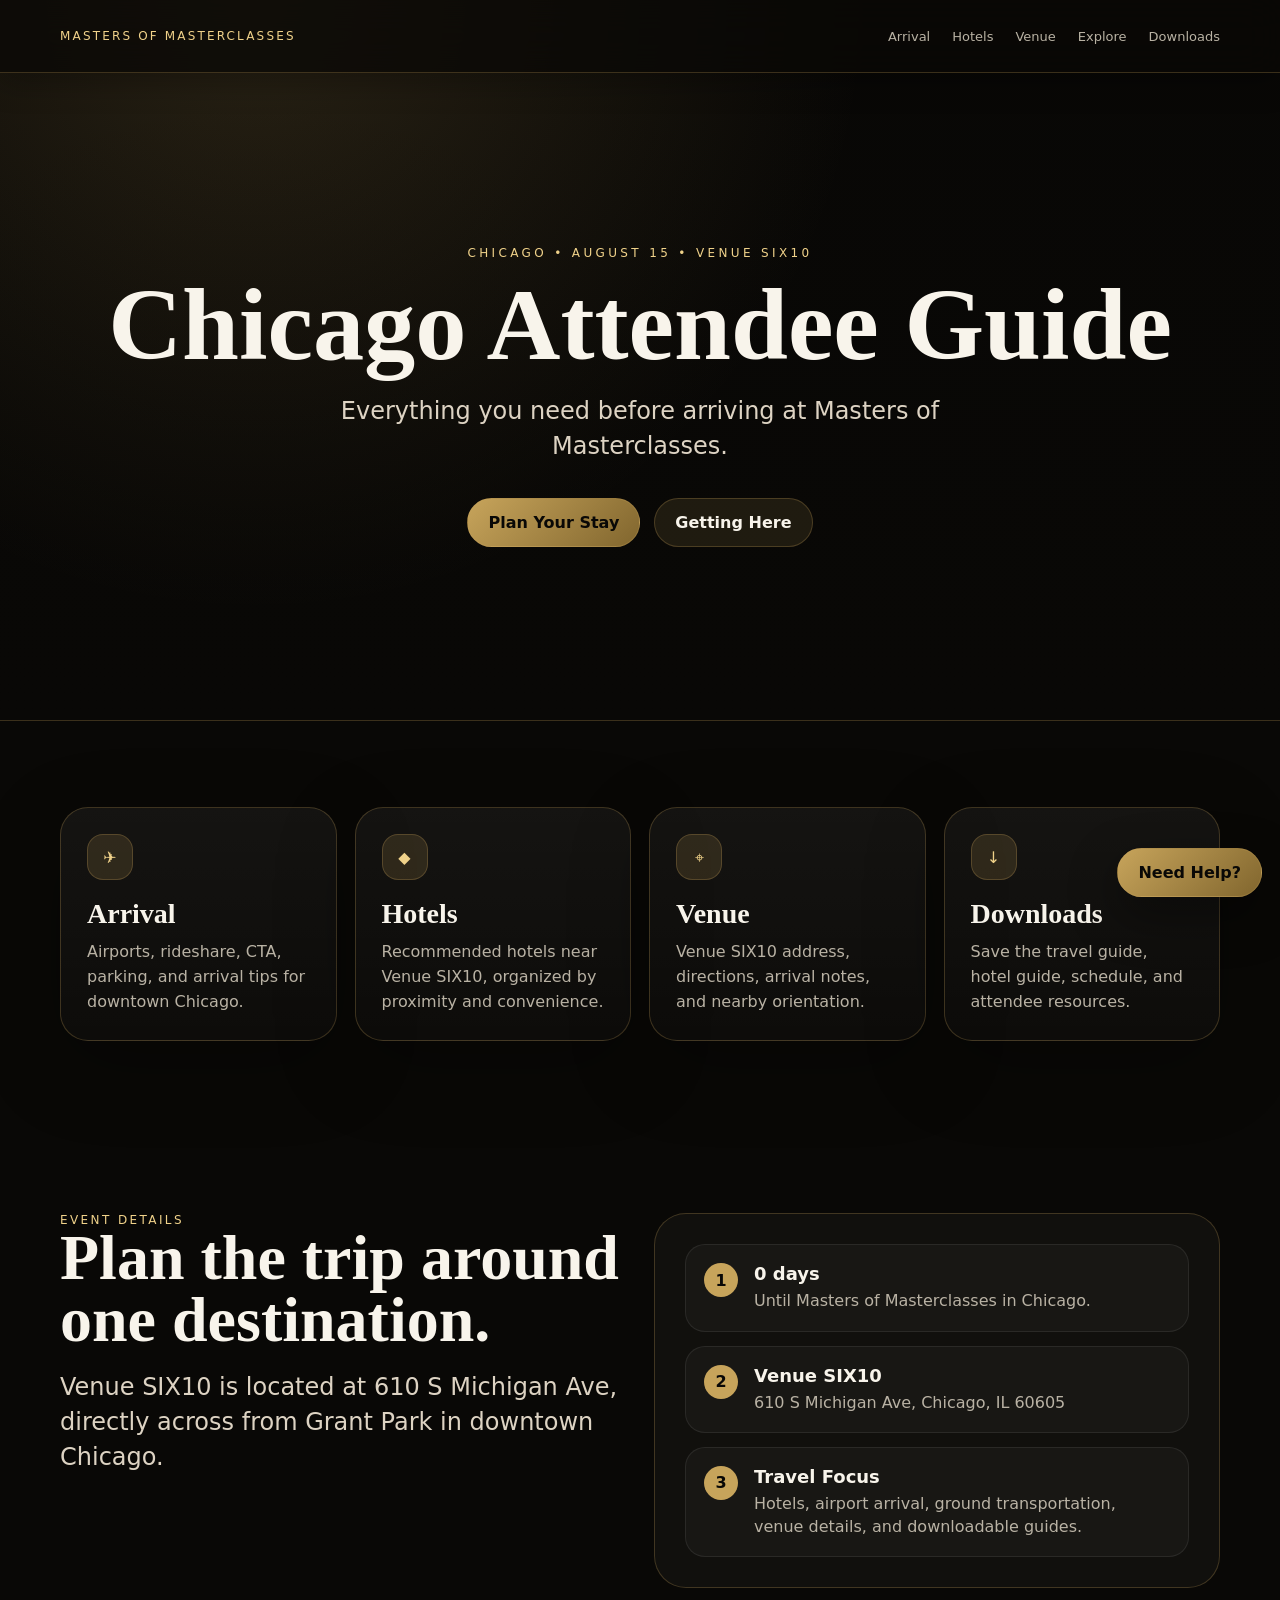
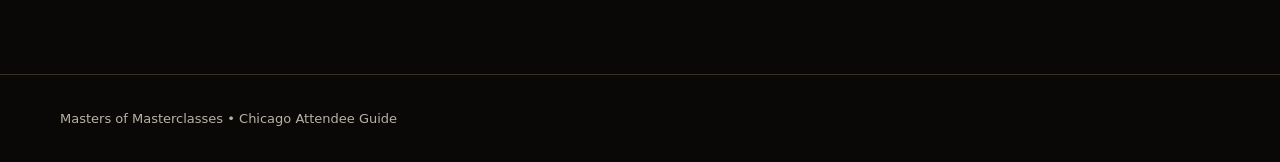
<file: index.html>
<!doctype html><html lang="en"><head><meta charset="utf-8"><meta name="viewport" content="width=device-width,initial-scale=1"><title>Masters of Masterclasses | Chicago Attendee Guide</title><link rel="stylesheet" href="styles.css"></head><body><nav class="nav"><div class="wrap navin"><a class="brand" href="index.html">Masters of Masterclasses</a><div class="links"><a href="arrival.html">Arrival</a><a href="hotels.html">Hotels</a><a href="venue.html">Venue</a><a href="explore.html">Explore</a><a href="guides.html">Downloads</a></div></div></nav><main><section class="hero"><div class="hero-content wrap"><div class="eyebrow">Chicago • August 15 • Venue SIX10</div><h1 class="h1">Chicago Attendee Guide</h1><p class="lead">Everything you need before arriving at Masters of Masterclasses.</p><div class="btns"><a class="btn primary" href="hotels.html">Plan Your Stay</a><a class="btn" href="arrival.html">Getting Here</a></div></div></section><section class="section wrap"><div class="grid"><a class="card" href="arrival.html"><div class="icon">✈</div><h3>Arrival</h3><p>Airports, rideshare, CTA, parking, and arrival tips for downtown Chicago.</p></a><a class="card" href="hotels.html"><div class="icon">◆</div><h3>Hotels</h3><p>Recommended hotels near Venue SIX10, organized by proximity and convenience.</p></a><a class="card" href="venue.html"><div class="icon">⌖</div><h3>Venue</h3><p>Venue SIX10 address, directions, arrival notes, and nearby orientation.</p></a><a class="card" href="guides.html"><div class="icon">↓</div><h3>Downloads</h3><p>Save the travel guide, hotel guide, schedule, and attendee resources.</p></a></div></section><section class="section wrap"><div class="split"><div><div class="kicker">Event Details</div><h2 class="h2">Plan the trip around one destination.</h2><p class="lead" style="margin-left:0">Venue SIX10 is located at 610 S Michigan Ave, directly across from Grant Park in downtown Chicago.</p></div><div class="panel"><div class="list"><div class="row"><div class="num">1</div><div><h3 data-countdown>Counting down</h3><p>Until Masters of Masterclasses in Chicago.</p></div></div><div class="row"><div class="num">2</div><div><h3>Venue SIX10</h3><p>610 S Michigan Ave, Chicago, IL 60605</p></div></div><div class="row"><div class="num">3</div><div><h3>Travel Focus</h3><p>Hotels, airport arrival, ground transportation, venue details, and downloadable guides.</p></div></div></div></div></div></section></main><div class="concierge"><a class="btn primary" href="mailto:info@astraculture.com">Need Help?</a></div><div class="mobilebar"><a href="index.html">Home</a><a href="arrival.html">Arrival</a><a href="hotels.html">Hotels</a><a href="venue.html">Venue</a><a href="explore.html">Explore</a><a href="guides.html">Guides</a></div><footer class="footer"><div class="wrap">Masters of Masterclasses • Chicago Attendee Guide</div></footer><script src="script.js"></script></body></html>
</file>
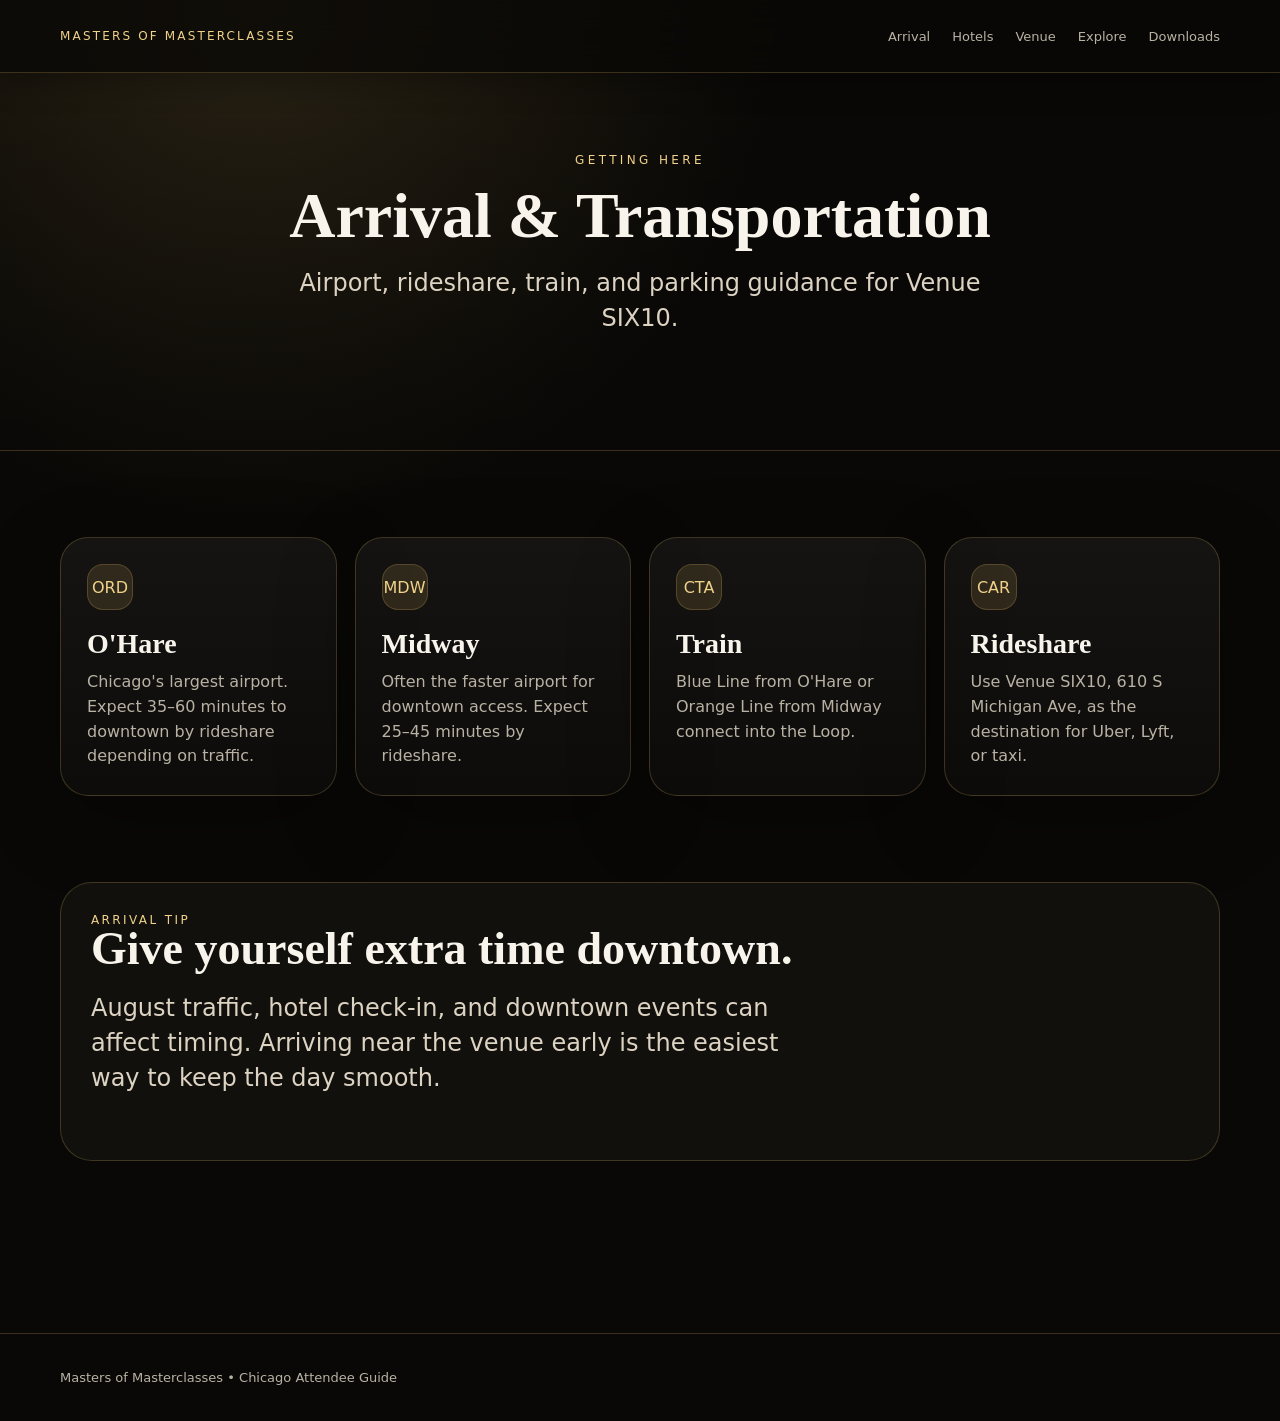
<file: arrival.html>
<!doctype html><html lang="en"><head><meta charset="utf-8"><meta name="viewport" content="width=device-width,initial-scale=1"><title>Arrival | Masters Chicago Attendee Guide</title><link rel="stylesheet" href="styles.css"></head><body><nav class="nav"><div class="wrap navin"><a class="brand" href="index.html">Masters of Masterclasses</a><div class="links"><a href="arrival.html">Arrival</a><a href="hotels.html">Hotels</a><a href="venue.html">Venue</a><a href="explore.html">Explore</a><a href="guides.html">Downloads</a></div></div></nav><section class="hero small"><div class="hero-content wrap"><div class="eyebrow">Getting Here</div><h1 class="h2">Arrival & Transportation</h1><p class="lead">Airport, rideshare, train, and parking guidance for Venue SIX10.</p></div></section><main class="section wrap"><div class="grid"><div class="card"><div class="icon">ORD</div><h3>O'Hare</h3><p>Chicago's largest airport. Expect 35–60 minutes to downtown by rideshare depending on traffic.</p></div><div class="card"><div class="icon">MDW</div><h3>Midway</h3><p>Often the faster airport for downtown access. Expect 25–45 minutes by rideshare.</p></div><div class="card"><div class="icon">CTA</div><h3>Train</h3><p>Blue Line from O'Hare or Orange Line from Midway connect into the Loop.</p></div><div class="card"><div class="icon">CAR</div><h3>Rideshare</h3><p>Use Venue SIX10, 610 S Michigan Ave, as the destination for Uber, Lyft, or taxi.</p></div></div><section class="section"><div class="panel"><div class="kicker">Arrival Tip</div><h2 class="h2" style="font-size:46px">Give yourself extra time downtown.</h2><p class="lead" style="margin-left:0">August traffic, hotel check-in, and downtown events can affect timing. Arriving near the venue early is the easiest way to keep the day smooth.</p></div></section></main><div class="mobilebar"><a href="index.html">Home</a><a href="arrival.html">Arrival</a><a href="hotels.html">Hotels</a><a href="venue.html">Venue</a><a href="explore.html">Explore</a><a href="guides.html">Guides</a></div><footer class="footer"><div class="wrap">Masters of Masterclasses • Chicago Attendee Guide</div></footer></body></html>
</file>
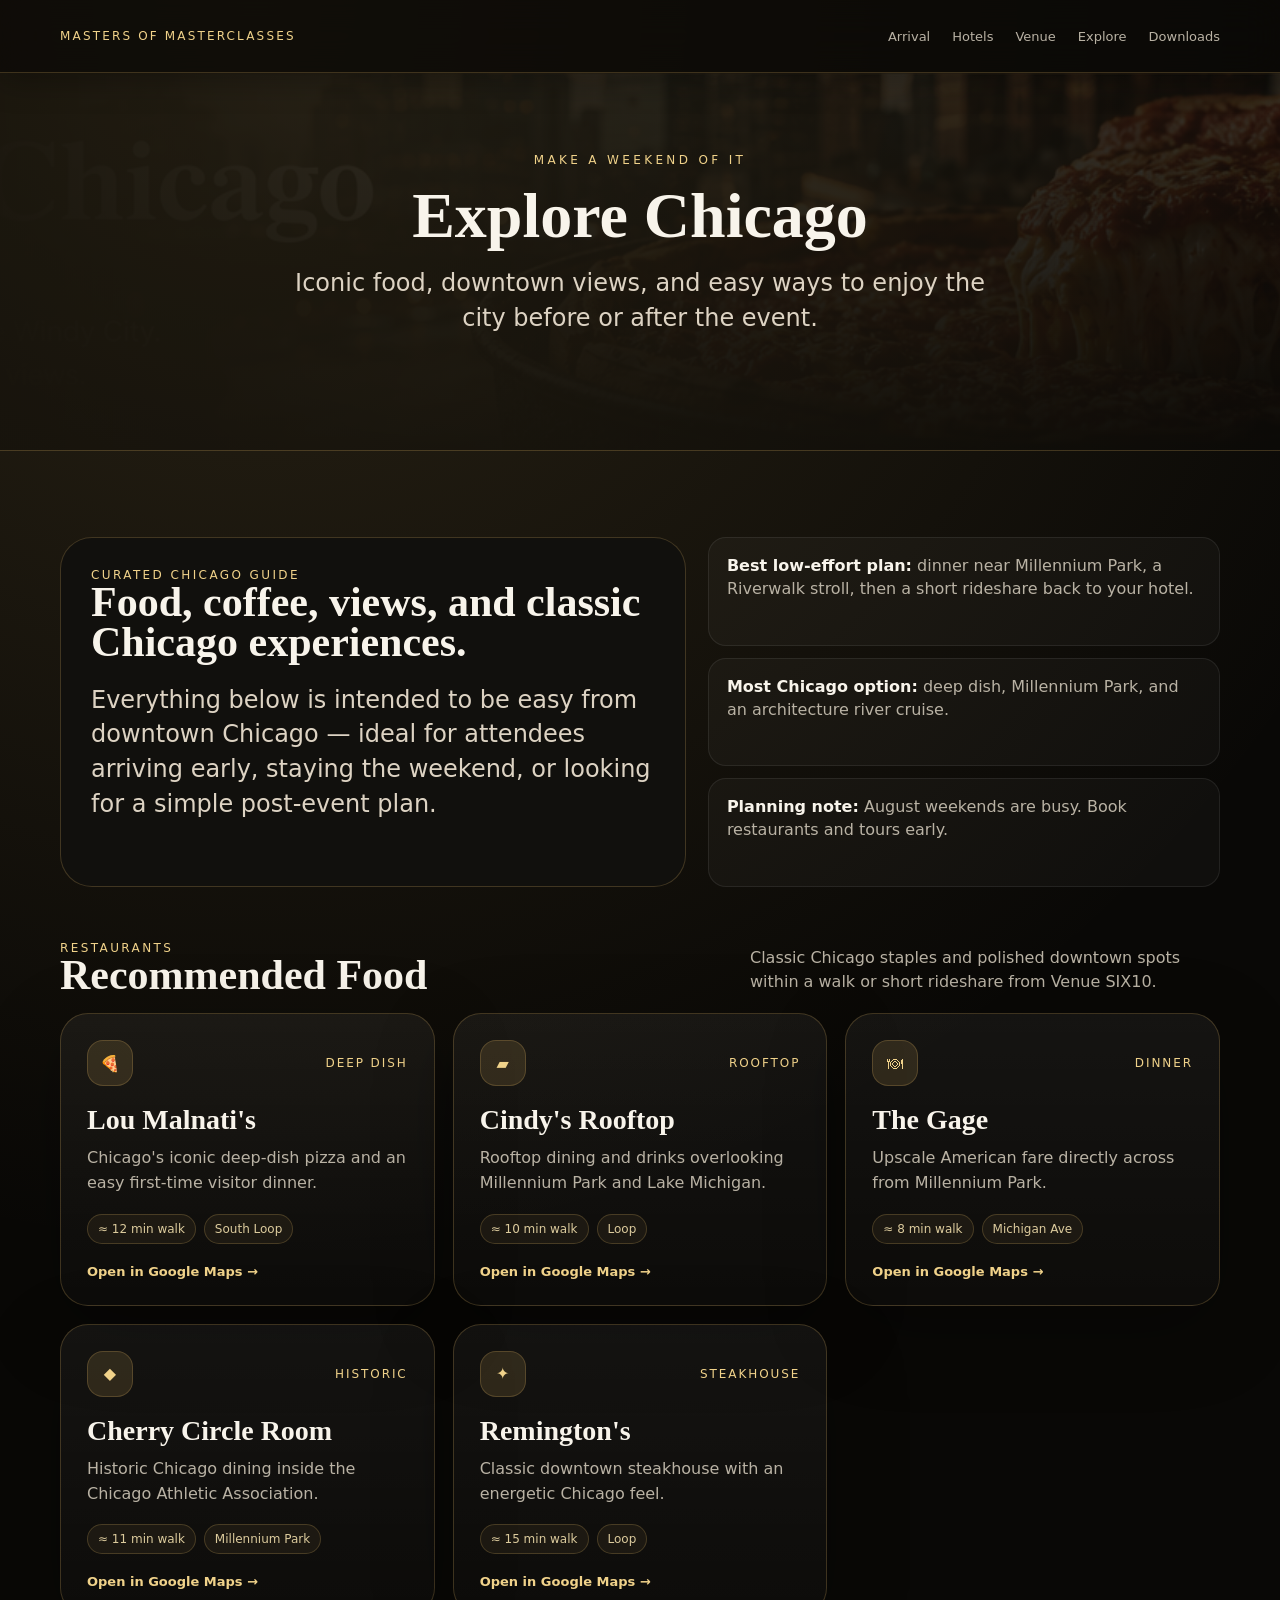
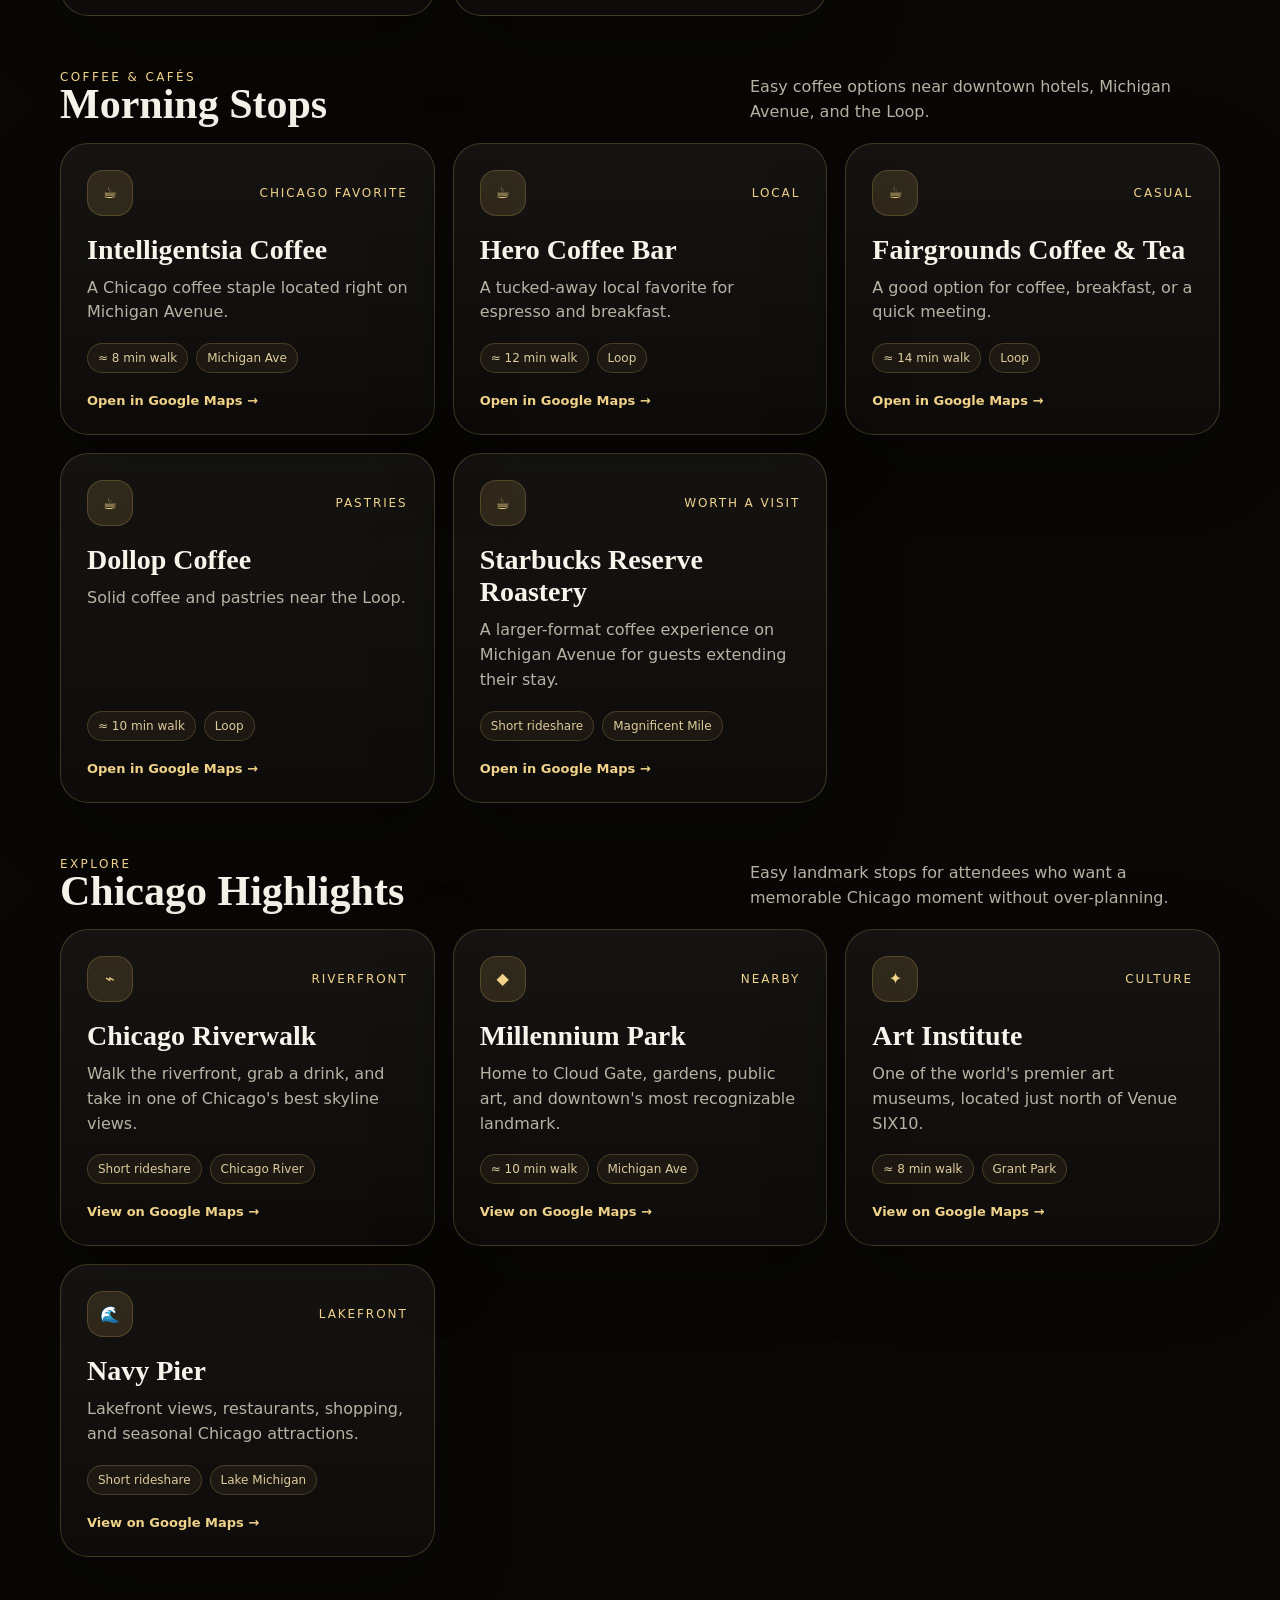
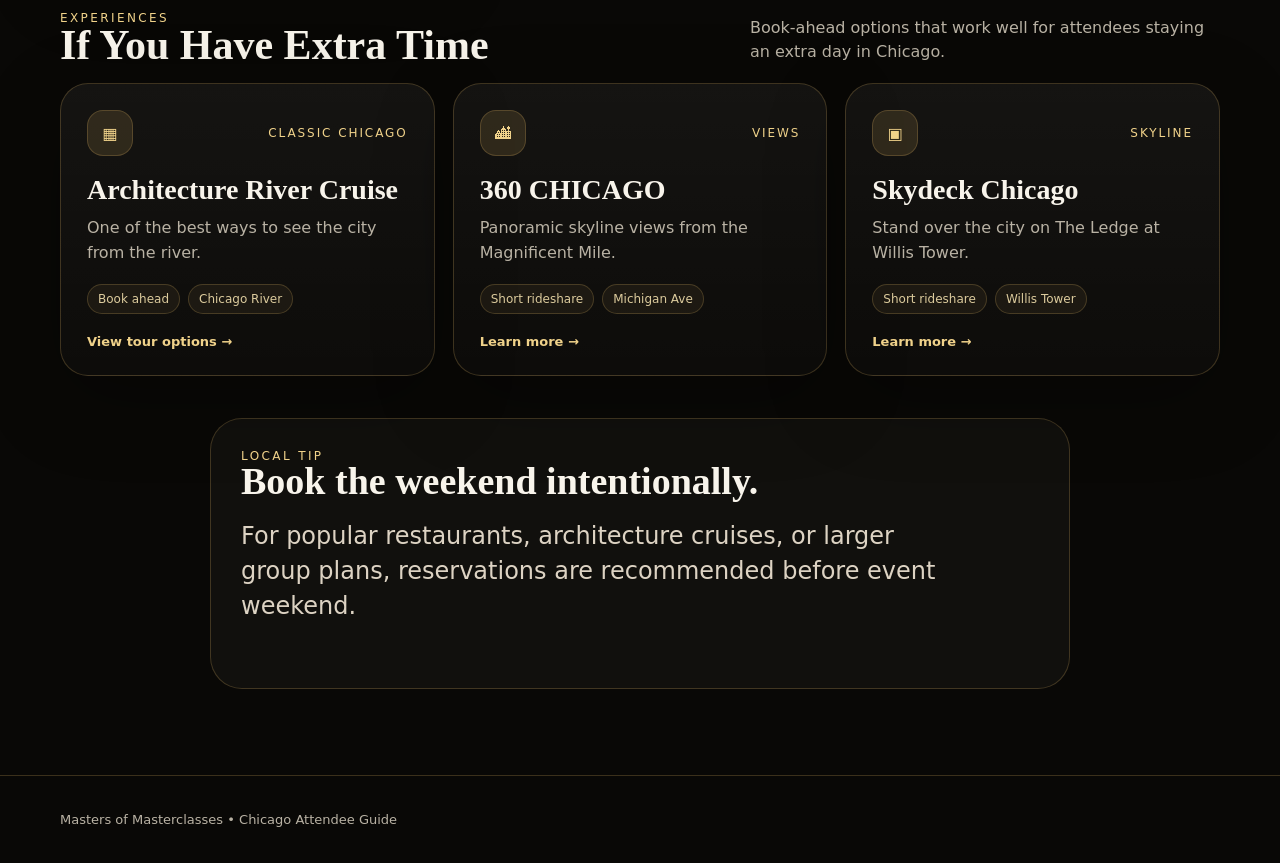
<file: explore.html>
<!doctype html>
<html lang="en">
<head>
  <meta charset="utf-8">
  <meta name="viewport" content="width=device-width,initial-scale=1">
  <title>Explore Chicago | Masters Chicago Attendee Guide</title>
  <link rel="stylesheet" href="styles.css">
</head>
<body>
  <nav class="nav">
    <div class="wrap navin">
      <a class="brand" href="index.html">Masters of Masterclasses</a>
      <div class="links">
        <a href="arrival.html">Arrival</a>
        <a href="hotels.html">Hotels</a>
        <a href="venue.html">Venue</a>
        <a href="explore.html">Explore</a>
        <a href="guides.html">Downloads</a>
      </div>
    </div>
  </nav>

  <section class="hero small explore-hero">
    <div class="hero-content wrap">
      <div class="eyebrow">Make a Weekend of It</div>
      <h1 class="h2">Explore Chicago</h1>
      <p class="lead">Iconic food, downtown views, and easy ways to enjoy the city before or after the event.</p>
    </div>
  </section>

  <main class="section wrap">
    <section class="explore-intro">
      <div class="panel">
        <div class="kicker">Curated Chicago Guide</div>
        <h2 class="h2" style="font-size:42px">Food, coffee, views, and classic Chicago experiences.</h2>
        <p class="lead" style="margin-left:0">Everything below is intended to be easy from downtown Chicago — ideal for attendees arriving early, staying the weekend, or looking for a simple post-event plan.</p>
      </div>
      <div class="mini-list">
        <div class="mini-item"><strong>Best low-effort plan:</strong> dinner near Millennium Park, a Riverwalk stroll, then a short rideshare back to your hotel.</div>
        <div class="mini-item"><strong>Most Chicago option:</strong> deep dish, Millennium Park, and an architecture river cruise.</div>
        <div class="mini-item"><strong>Planning note:</strong> August weekends are busy. Book restaurants and tours early.</div>
      </div>
    </section>

    <section class="explore-category">
      <div class="category-head">
        <div>
          <div class="kicker">Restaurants</div>
          <h2 class="h2 category-title">Recommended Food</h2>
        </div>
        <p>Classic Chicago staples and polished downtown spots within a walk or short rideshare from Venue SIX10.</p>
      </div>
      <div class="grid explore-grid concierge-grid">
        <a class="card concierge-card" target="_blank" rel="noopener" href="https://www.google.com/maps/search/?api=1&query=Lou+Malnati%27s+South+Loop+Chicago">
          <div class="explore-card-top"><div class="icon">🍕</div><span class="tagline">Deep Dish</span></div>
          <h3>Lou Malnati's</h3>
          <p>Chicago's iconic deep-dish pizza and an easy first-time visitor dinner.</p>
          <div class="meta-row"><span>≈ 12 min walk</span><span>South Loop</span></div>
          <div class="card-link">Open in Google Maps →</div>
        </a>
        <a class="card concierge-card" target="_blank" rel="noopener" href="https://www.google.com/maps/search/?api=1&query=Cindy%27s+Rooftop+Chicago">
          <div class="explore-card-top"><div class="icon">▰</div><span class="tagline">Rooftop</span></div>
          <h3>Cindy's Rooftop</h3>
          <p>Rooftop dining and drinks overlooking Millennium Park and Lake Michigan.</p>
          <div class="meta-row"><span>≈ 10 min walk</span><span>Loop</span></div>
          <div class="card-link">Open in Google Maps →</div>
        </a>
        <a class="card concierge-card" target="_blank" rel="noopener" href="https://www.google.com/maps/search/?api=1&query=The+Gage+Chicago">
          <div class="explore-card-top"><div class="icon">🍽</div><span class="tagline">Dinner</span></div>
          <h3>The Gage</h3>
          <p>Upscale American fare directly across from Millennium Park.</p>
          <div class="meta-row"><span>≈ 8 min walk</span><span>Michigan Ave</span></div>
          <div class="card-link">Open in Google Maps →</div>
        </a>
        <a class="card concierge-card" target="_blank" rel="noopener" href="https://www.google.com/maps/search/?api=1&query=Cherry+Circle+Room+Chicago">
          <div class="explore-card-top"><div class="icon">◆</div><span class="tagline">Historic</span></div>
          <h3>Cherry Circle Room</h3>
          <p>Historic Chicago dining inside the Chicago Athletic Association.</p>
          <div class="meta-row"><span>≈ 11 min walk</span><span>Millennium Park</span></div>
          <div class="card-link">Open in Google Maps →</div>
        </a>
        <a class="card concierge-card" target="_blank" rel="noopener" href="https://www.google.com/maps/search/?api=1&query=Remington%27s+Chicago">
          <div class="explore-card-top"><div class="icon">✦</div><span class="tagline">Steakhouse</span></div>
          <h3>Remington's</h3>
          <p>Classic downtown steakhouse with an energetic Chicago feel.</p>
          <div class="meta-row"><span>≈ 15 min walk</span><span>Loop</span></div>
          <div class="card-link">Open in Google Maps →</div>
        </a>
      </div>
    </section>

    <section class="explore-category">
      <div class="category-head">
        <div>
          <div class="kicker">Coffee & Cafés</div>
          <h2 class="h2 category-title">Morning Stops</h2>
        </div>
        <p>Easy coffee options near downtown hotels, Michigan Avenue, and the Loop.</p>
      </div>
      <div class="grid explore-grid concierge-grid">
        <a class="card concierge-card" target="_blank" rel="noopener" href="https://www.google.com/maps/search/?api=1&query=Intelligentsia+Coffee+Millennium+Park+Chicago">
          <div class="explore-card-top"><div class="icon">☕</div><span class="tagline">Chicago Favorite</span></div>
          <h3>Intelligentsia Coffee</h3>
          <p>A Chicago coffee staple located right on Michigan Avenue.</p>
          <div class="meta-row"><span>≈ 8 min walk</span><span>Michigan Ave</span></div>
          <div class="card-link">Open in Google Maps →</div>
        </a>
        <a class="card concierge-card" target="_blank" rel="noopener" href="https://www.google.com/maps/search/?api=1&query=Hero+Coffee+Bar+Chicago+Loop">
          <div class="explore-card-top"><div class="icon">☕</div><span class="tagline">Local</span></div>
          <h3>Hero Coffee Bar</h3>
          <p>A tucked-away local favorite for espresso and breakfast.</p>
          <div class="meta-row"><span>≈ 12 min walk</span><span>Loop</span></div>
          <div class="card-link">Open in Google Maps →</div>
        </a>
        <a class="card concierge-card" target="_blank" rel="noopener" href="https://www.google.com/maps/search/?api=1&query=Fairgrounds+Coffee+and+Tea+Chicago+Loop">
          <div class="explore-card-top"><div class="icon">☕</div><span class="tagline">Casual</span></div>
          <h3>Fairgrounds Coffee & Tea</h3>
          <p>A good option for coffee, breakfast, or a quick meeting.</p>
          <div class="meta-row"><span>≈ 14 min walk</span><span>Loop</span></div>
          <div class="card-link">Open in Google Maps →</div>
        </a>
        <a class="card concierge-card" target="_blank" rel="noopener" href="https://www.google.com/maps/search/?api=1&query=Dollop+Coffee+Chicago+Loop">
          <div class="explore-card-top"><div class="icon">☕</div><span class="tagline">Pastries</span></div>
          <h3>Dollop Coffee</h3>
          <p>Solid coffee and pastries near the Loop.</p>
          <div class="meta-row"><span>≈ 10 min walk</span><span>Loop</span></div>
          <div class="card-link">Open in Google Maps →</div>
        </a>
        <a class="card concierge-card" target="_blank" rel="noopener" href="https://www.google.com/maps/search/?api=1&query=Starbucks+Reserve+Roastery+Chicago">
          <div class="explore-card-top"><div class="icon">☕</div><span class="tagline">Worth a Visit</span></div>
          <h3>Starbucks Reserve Roastery</h3>
          <p>A larger-format coffee experience on Michigan Avenue for guests extending their stay.</p>
          <div class="meta-row"><span>Short rideshare</span><span>Magnificent Mile</span></div>
          <div class="card-link">Open in Google Maps →</div>
        </a>
      </div>
    </section>

    <section class="explore-category">
      <div class="category-head">
        <div>
          <div class="kicker">Explore</div>
          <h2 class="h2 category-title">Chicago Highlights</h2>
        </div>
        <p>Easy landmark stops for attendees who want a memorable Chicago moment without over-planning.</p>
      </div>
      <div class="grid explore-grid concierge-grid">
        <a class="card concierge-card" target="_blank" rel="noopener" href="https://www.google.com/maps/search/?api=1&query=Chicago+Riverwalk">
          <div class="explore-card-top"><div class="icon">⌁</div><span class="tagline">Riverfront</span></div>
          <h3>Chicago Riverwalk</h3>
          <p>Walk the riverfront, grab a drink, and take in one of Chicago's best skyline views.</p>
          <div class="meta-row"><span>Short rideshare</span><span>Chicago River</span></div>
          <div class="card-link">View on Google Maps →</div>
        </a>
        <a class="card concierge-card" target="_blank" rel="noopener" href="https://www.google.com/maps/search/?api=1&query=Millennium+Park+Chicago">
          <div class="explore-card-top"><div class="icon">◆</div><span class="tagline">Nearby</span></div>
          <h3>Millennium Park</h3>
          <p>Home to Cloud Gate, gardens, public art, and downtown's most recognizable landmark.</p>
          <div class="meta-row"><span>≈ 10 min walk</span><span>Michigan Ave</span></div>
          <div class="card-link">View on Google Maps →</div>
        </a>
        <a class="card concierge-card" target="_blank" rel="noopener" href="https://www.google.com/maps/search/?api=1&query=Art+Institute+of+Chicago">
          <div class="explore-card-top"><div class="icon">✦</div><span class="tagline">Culture</span></div>
          <h3>Art Institute</h3>
          <p>One of the world's premier art museums, located just north of Venue SIX10.</p>
          <div class="meta-row"><span>≈ 8 min walk</span><span>Grant Park</span></div>
          <div class="card-link">View on Google Maps →</div>
        </a>
        <a class="card concierge-card" target="_blank" rel="noopener" href="https://www.google.com/maps/search/?api=1&query=Navy+Pier+Chicago">
          <div class="explore-card-top"><div class="icon">🌊</div><span class="tagline">Lakefront</span></div>
          <h3>Navy Pier</h3>
          <p>Lakefront views, restaurants, shopping, and seasonal Chicago attractions.</p>
          <div class="meta-row"><span>Short rideshare</span><span>Lake Michigan</span></div>
          <div class="card-link">View on Google Maps →</div>
        </a>
      </div>
    </section>

    <section class="explore-category">
      <div class="category-head">
        <div>
          <div class="kicker">Experiences</div>
          <h2 class="h2 category-title">If You Have Extra Time</h2>
        </div>
        <p>Book-ahead options that work well for attendees staying an extra day in Chicago.</p>
      </div>
      <div class="grid explore-grid concierge-grid">
        <a class="card concierge-card" target="_blank" rel="noopener" href="https://www.architecture.org/tours/">
          <div class="explore-card-top"><div class="icon">▦</div><span class="tagline">Classic Chicago</span></div>
          <h3>Architecture River Cruise</h3>
          <p>One of the best ways to see the city from the river.</p>
          <div class="meta-row"><span>Book ahead</span><span>Chicago River</span></div>
          <div class="card-link">View tour options →</div>
        </a>
        <a class="card concierge-card" target="_blank" rel="noopener" href="https://360chicago.com/">
          <div class="explore-card-top"><div class="icon">🏙</div><span class="tagline">Views</span></div>
          <h3>360 CHICAGO</h3>
          <p>Panoramic skyline views from the Magnificent Mile.</p>
          <div class="meta-row"><span>Short rideshare</span><span>Michigan Ave</span></div>
          <div class="card-link">Learn more →</div>
        </a>
        <a class="card concierge-card" target="_blank" rel="noopener" href="https://theskydeck.com/">
          <div class="explore-card-top"><div class="icon">▣</div><span class="tagline">Skyline</span></div>
          <h3>Skydeck Chicago</h3>
          <p>Stand over the city on The Ledge at Willis Tower.</p>
          <div class="meta-row"><span>Short rideshare</span><span>Willis Tower</span></div>
          <div class="card-link">Learn more →</div>
        </a>
      </div>
    </section>

    <section class="panel plan-note explore-note">
      <div class="kicker">Local Tip</div>
      <h2 class="h2" style="font-size:38px">Book the weekend intentionally.</h2>
      <p class="lead" style="margin-left:0">For popular restaurants, architecture cruises, or larger group plans, reservations are recommended before event weekend.</p>
    </section>
  </main>

  <div class="mobilebar"><a href="index.html">Home</a><a href="arrival.html">Arrival</a><a href="hotels.html">Hotels</a><a href="venue.html">Venue</a><a href="explore.html">Explore</a><a href="guides.html">Guides</a></div>
  <footer class="footer"><div class="wrap">Masters of Masterclasses • Chicago Attendee Guide</div></footer>
</body>
</html>
</file>
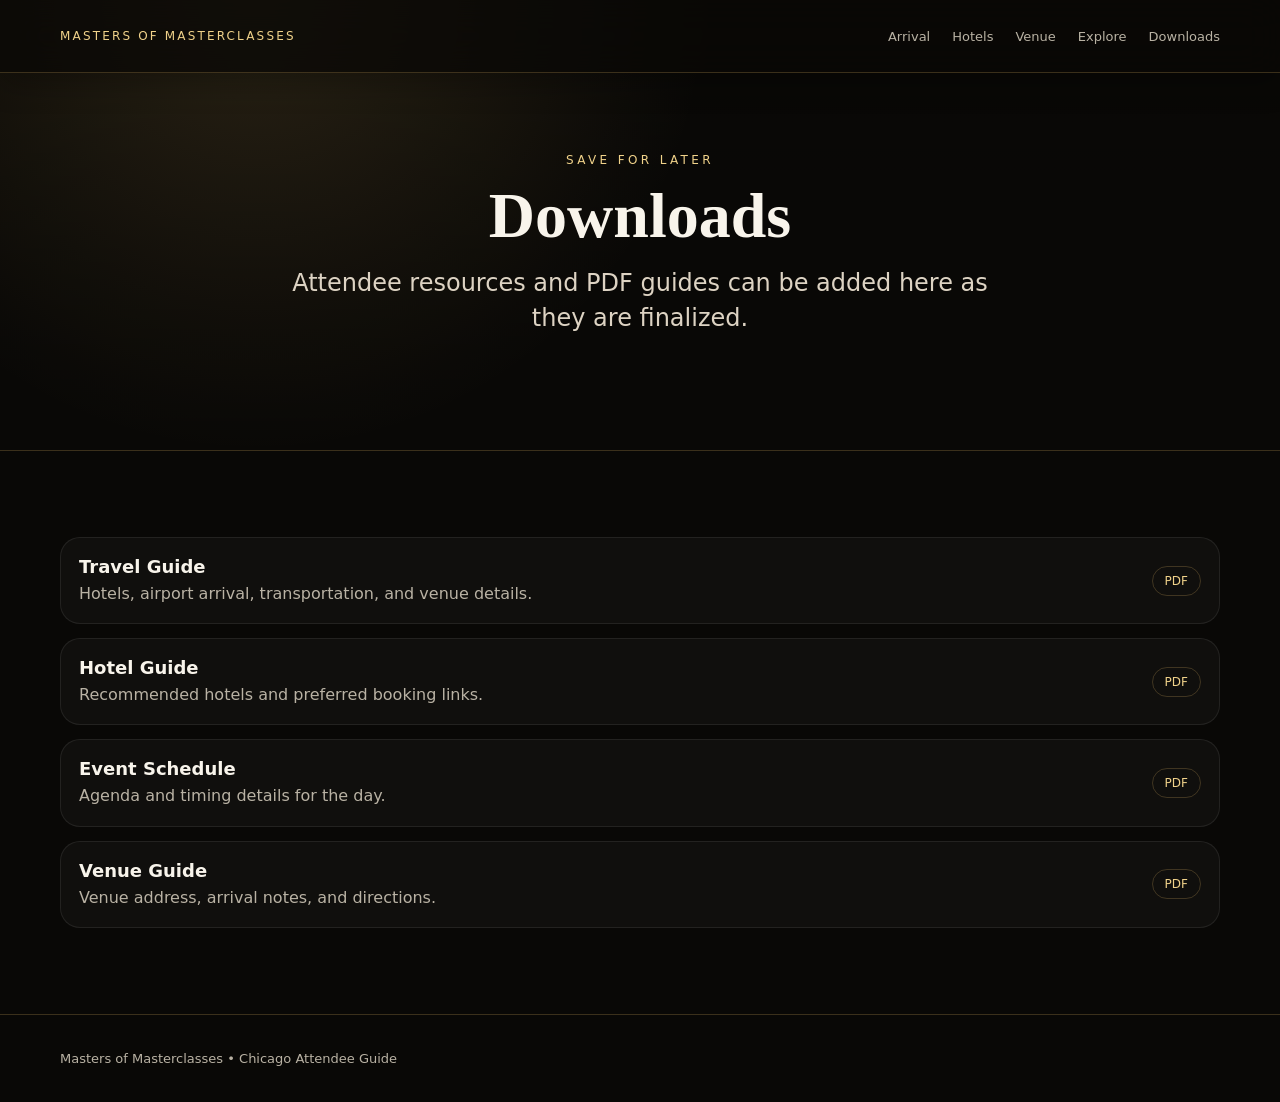
<file: guides.html>
<!doctype html><html lang="en"><head><meta charset="utf-8"><meta name="viewport" content="width=device-width,initial-scale=1"><title>Downloads | Masters Chicago Attendee Guide</title><link rel="stylesheet" href="styles.css"></head><body><nav class="nav"><div class="wrap navin"><a class="brand" href="index.html">Masters of Masterclasses</a><div class="links"><a href="arrival.html">Arrival</a><a href="hotels.html">Hotels</a><a href="venue.html">Venue</a><a href="explore.html">Explore</a><a href="guides.html">Downloads</a></div></div></nav><section class="hero small"><div class="hero-content wrap"><div class="eyebrow">Save for Later</div><h1 class="h2">Downloads</h1><p class="lead">Attendee resources and PDF guides can be added here as they are finalized.</p></div></section><main class="section wrap"><div class="list"><div class="row download"><div><h3>Travel Guide</h3><p>Hotels, airport arrival, transportation, and venue details.</p></div><span class="pill">PDF</span></div><div class="row download"><div><h3>Hotel Guide</h3><p>Recommended hotels and preferred booking links.</p></div><span class="pill">PDF</span></div><div class="row download"><div><h3>Event Schedule</h3><p>Agenda and timing details for the day.</p></div><span class="pill">PDF</span></div><div class="row download"><div><h3>Venue Guide</h3><p>Venue address, arrival notes, and directions.</p></div><span class="pill">PDF</span></div></div></main><div class="mobilebar"><a href="index.html">Home</a><a href="arrival.html">Arrival</a><a href="hotels.html">Hotels</a><a href="venue.html">Venue</a><a href="explore.html">Explore</a><a href="guides.html">Guides</a></div><footer class="footer"><div class="wrap">Masters of Masterclasses • Chicago Attendee Guide</div></footer></body></html>
</file>
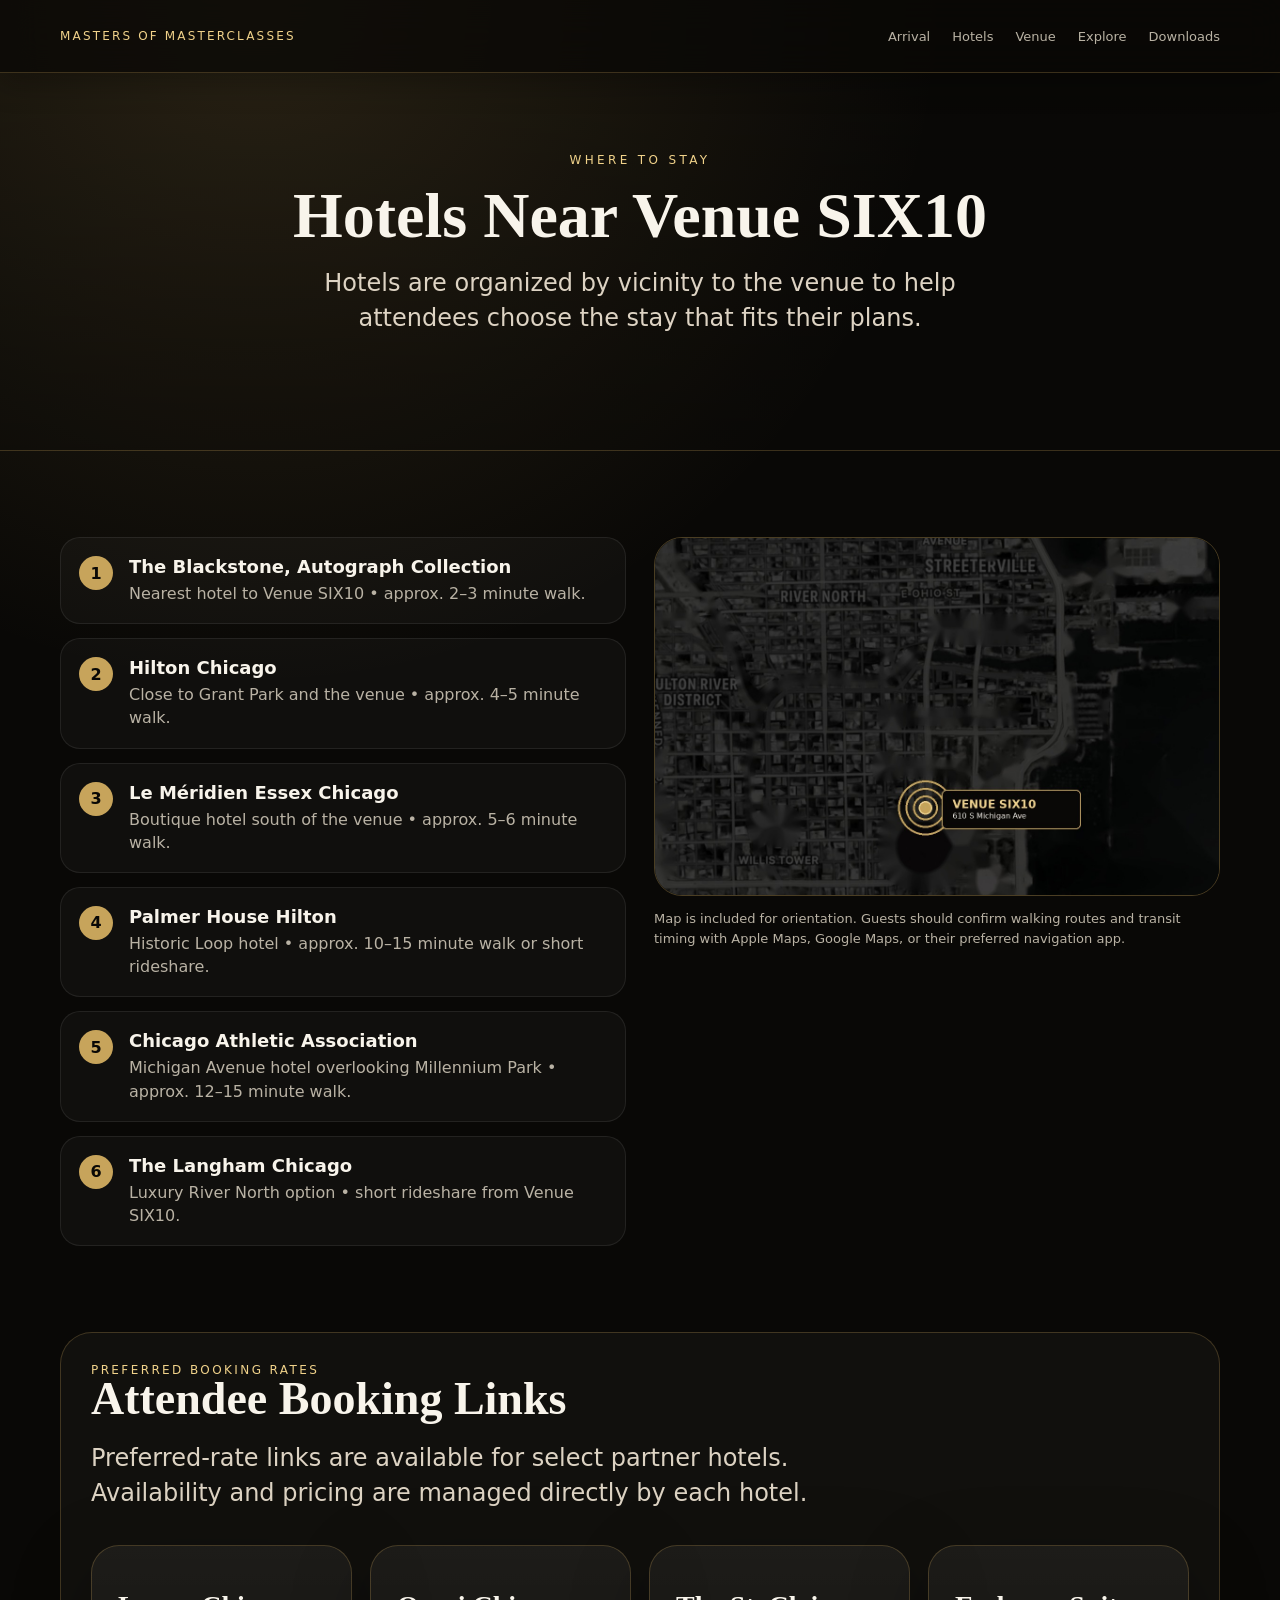
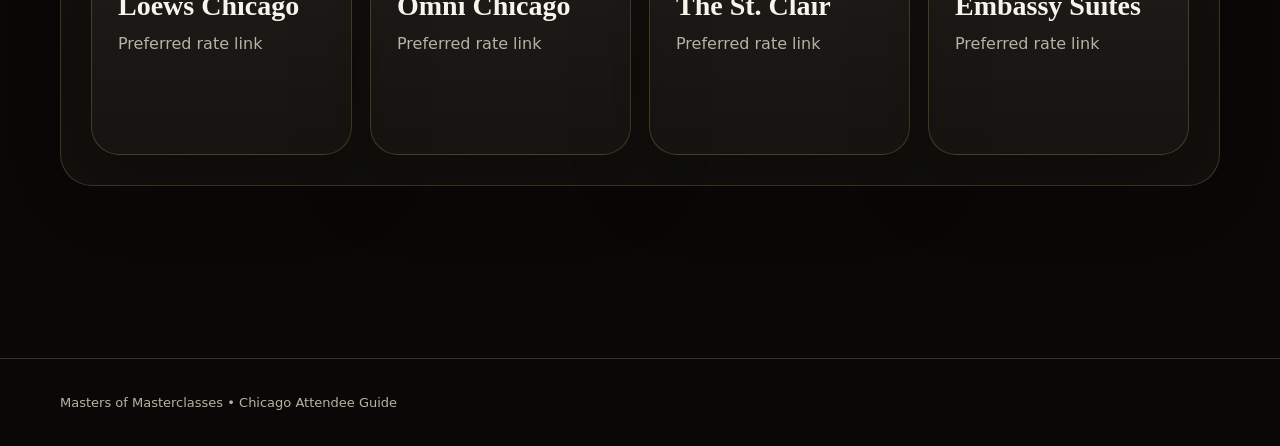
<file: hotels.html>
<!doctype html><html lang="en"><head><meta charset="utf-8"><meta name="viewport" content="width=device-width,initial-scale=1"><title>Hotels | Masters Chicago Attendee Guide</title><link rel="stylesheet" href="styles.css"></head><body><nav class="nav"><div class="wrap navin"><a class="brand" href="index.html">Masters of Masterclasses</a><div class="links"><a href="arrival.html">Arrival</a><a href="hotels.html">Hotels</a><a href="venue.html">Venue</a><a href="explore.html">Explore</a><a href="guides.html">Downloads</a></div></div></nav><section class="hero small"><div class="hero-content wrap"><div class="eyebrow">Where to Stay</div><h1 class="h2">Hotels Near Venue SIX10</h1><p class="lead">Hotels are organized by vicinity to the venue to help attendees choose the stay that fits their plans.</p></div></section><main class="section wrap"><div class="split"><div class="list"><div class="row"><div class="num">1</div><div><h3>The Blackstone, Autograph Collection</h3><p>Nearest hotel to Venue SIX10 • approx. 2–3 minute walk.</p></div></div><div class="row"><div class="num">2</div><div><h3>Hilton Chicago</h3><p>Close to Grant Park and the venue • approx. 4–5 minute walk.</p></div></div><div class="row"><div class="num">3</div><div><h3>Le Méridien Essex Chicago</h3><p>Boutique hotel south of the venue • approx. 5–6 minute walk.</p></div></div><div class="row"><div class="num">4</div><div><h3>Palmer House Hilton</h3><p>Historic Loop hotel • approx. 10–15 minute walk or short rideshare.</p></div></div><div class="row"><div class="num">5</div><div><h3>Chicago Athletic Association</h3><p>Michigan Avenue hotel overlooking Millennium Park • approx. 12–15 minute walk.</p></div></div><div class="row"><div class="num">6</div><div><h3>The Langham Chicago</h3><p>Luxury River North option • short rideshare from Venue SIX10.</p></div></div></div><div><img class="map map-actual" src="assets/chicago-map-actual.jpeg" alt="Map showing Venue SIX10 in downtown Chicago"><p class="note">Map is included for orientation. Guests should confirm walking routes and transit timing with Apple Maps, Google Maps, or their preferred navigation app.</p></div></div><section class="section"><div class="panel"><div class="kicker">Preferred Booking Rates</div><h2 class="h2" style="font-size:46px">Attendee Booking Links</h2><p class="lead" style="margin-left:0">Preferred-rate links are available for select partner hotels. Availability and pricing are managed directly by each hotel.</p><div class="grid" ><a class="card" href="https://www.loewshotels.com/chicago-downtown/np-astra-culture"><h3>Loews Chicago</h3><p>Preferred rate link</p></a><a class="card" href="https://www.omnihotels.com/hotels/chicago/corporate-rates/astra-culture"><h3>Omni Chicago</h3><p>Preferred rate link</p></a><a class="card" href="https://reservations.travelclick.com/114936?RatePlanId=11302315"><h3>The St. Clair</h3><p>Preferred rate link</p></a><a class="card" href="https://www.hilton.com/en/book/reservation/deeplink/?ctyhocn=CHIREES&corporateCode=0560035565"><h3>Embassy Suites</h3><p>Preferred rate link</p></a></div></div></section></main><div class="mobilebar"><a href="index.html">Home</a><a href="arrival.html">Arrival</a><a href="hotels.html">Hotels</a><a href="venue.html">Venue</a><a href="explore.html">Explore</a><a href="guides.html">Guides</a></div><footer class="footer"><div class="wrap">Masters of Masterclasses • Chicago Attendee Guide</div></footer></body></html>
</file>
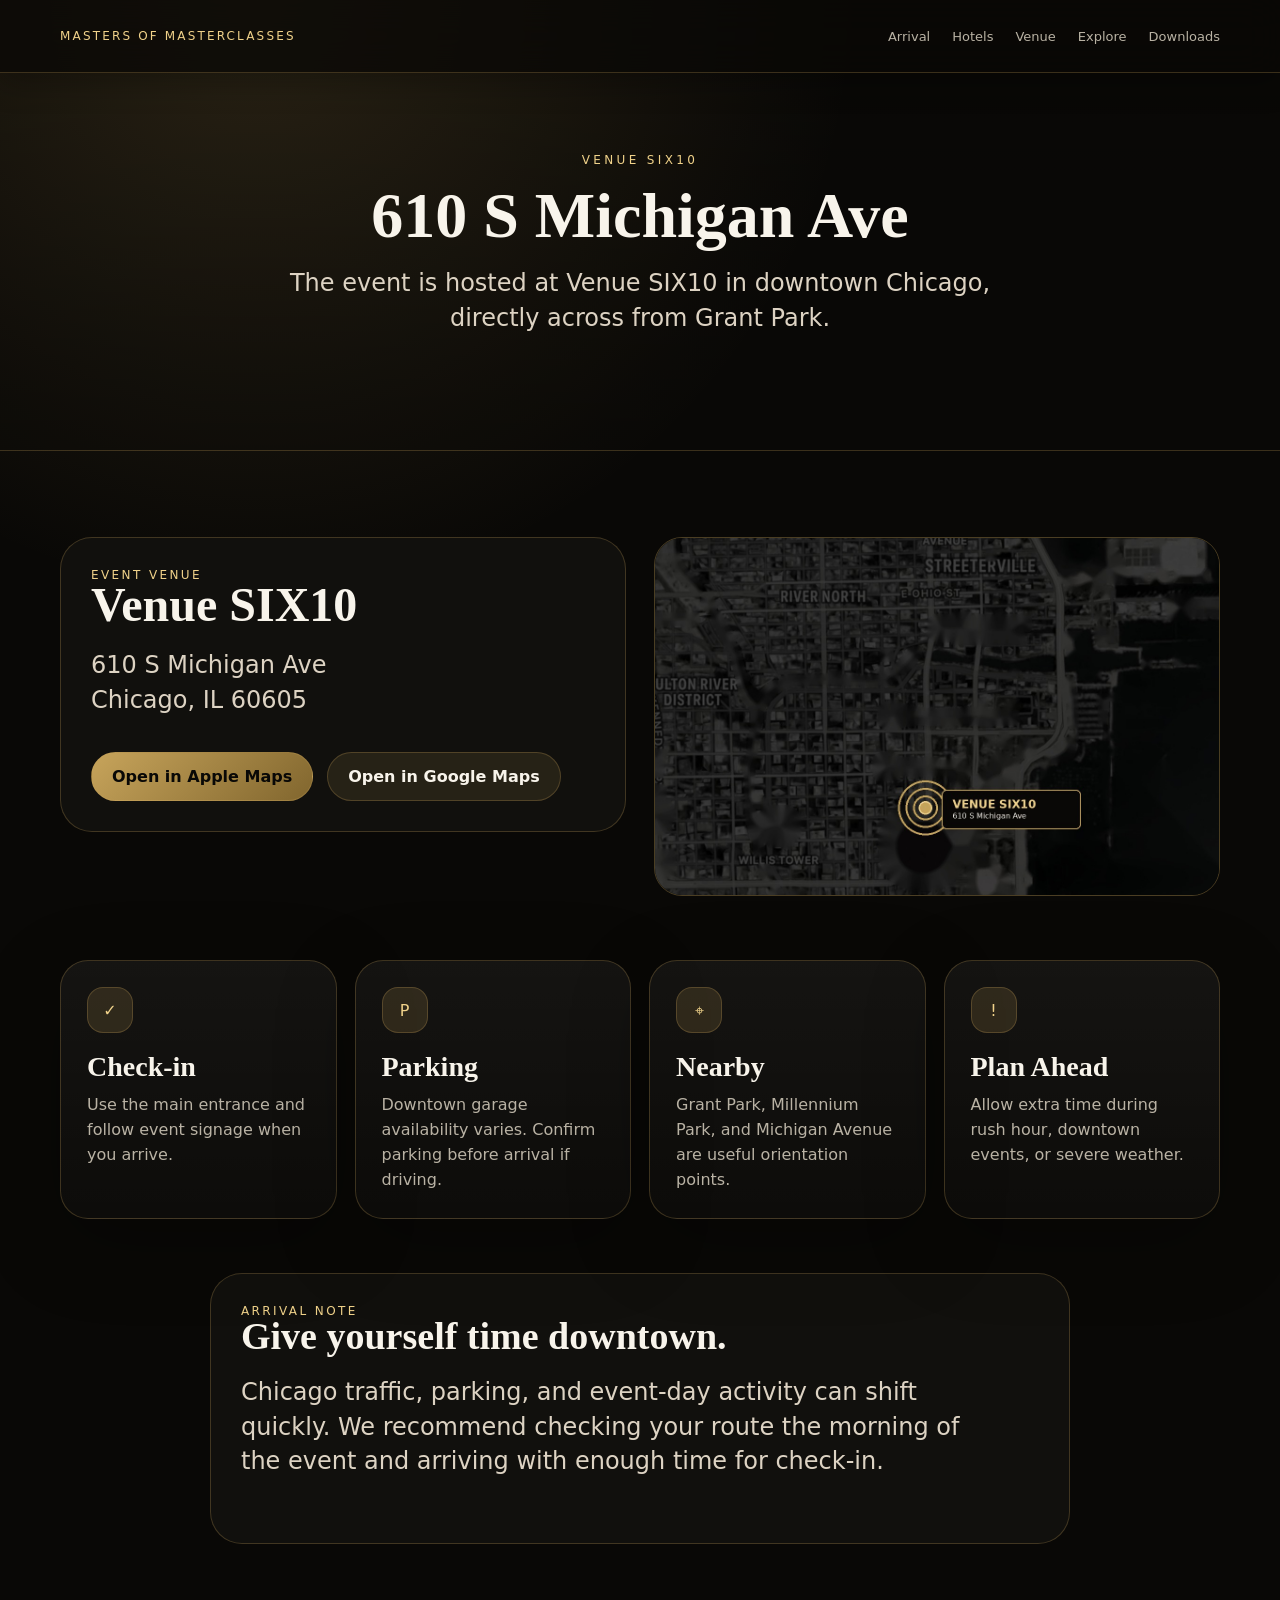
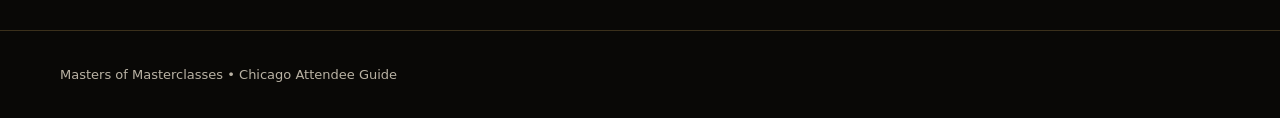
<file: venue.html>
<!doctype html>
<html lang="en">
<head>
  <meta charset="utf-8">
  <meta name="viewport" content="width=device-width,initial-scale=1">
  <title>Venue | Masters Chicago Attendee Guide</title>
  <link rel="stylesheet" href="styles.css">
</head>
<body>
  <nav class="nav">
    <div class="wrap navin">
      <a class="brand" href="index.html">Masters of Masterclasses</a>
      <div class="links">
        <a href="arrival.html">Arrival</a>
        <a href="hotels.html">Hotels</a>
        <a href="venue.html">Venue</a>
        <a href="explore.html">Explore</a>
        <a href="guides.html">Downloads</a>
      </div>
    </div>
  </nav>

  <section class="hero small">
    <div class="hero-content wrap">
      <div class="eyebrow">Venue SIX10</div>
      <h1 class="h2">610 S Michigan Ave</h1>
      <p class="lead">The event is hosted at Venue SIX10 in downtown Chicago, directly across from Grant Park.</p>
    </div>
  </section>

  <main class="section wrap">
    <div class="split">
      <div class="panel venue-panel">
        <div class="kicker">Event Venue</div>
        <h2 class="h2" style="font-size:48px">Venue SIX10</h2>
        <p class="lead" style="margin-left:0">610 S Michigan Ave<br>Chicago, IL 60605</p>
        <div class="btns" style="justify-content:flex-start">
          <a class="btn primary" href="https://maps.apple.com/?address=610%20S%20Michigan%20Ave,%20Chicago,%20IL%2060605">Open in Apple Maps</a>
          <a class="btn" href="https://www.google.com/maps/search/?api=1&query=610+S+Michigan+Ave+Chicago+IL+60605">Open in Google Maps</a>
        </div>
      </div>
      <div>
        <img class="map map-actual" src="assets/chicago-map-actual.jpeg" alt="Map showing Venue SIX10 in downtown Chicago">
      </div>
    </div>

    <section class="section compact-section">
      <div class="grid">
        <div class="card"><div class="icon">✓</div><h3>Check-in</h3><p>Use the main entrance and follow event signage when you arrive.</p></div>
        <div class="card"><div class="icon">P</div><h3>Parking</h3><p>Downtown garage availability varies. Confirm parking before arrival if driving.</p></div>
        <div class="card"><div class="icon">⌖</div><h3>Nearby</h3><p>Grant Park, Millennium Park, and Michigan Avenue are useful orientation points.</p></div>
        <div class="card"><div class="icon">!</div><h3>Plan Ahead</h3><p>Allow extra time during rush hour, downtown events, or severe weather.</p></div>
      </div>
    </section>

    <section class="panel plan-note">
      <div class="kicker">Arrival Note</div>
      <h2 class="h2" style="font-size:38px">Give yourself time downtown.</h2>
      <p class="lead" style="margin-left:0">Chicago traffic, parking, and event-day activity can shift quickly. We recommend checking your route the morning of the event and arriving with enough time for check-in.</p>
    </section>
  </main>

  <div class="mobilebar"><a href="index.html">Home</a><a href="arrival.html">Arrival</a><a href="hotels.html">Hotels</a><a href="venue.html">Venue</a><a href="explore.html">Explore</a><a href="guides.html">Guides</a></div>
  <footer class="footer"><div class="wrap">Masters of Masterclasses • Chicago Attendee Guide</div></footer>
</body>
</html>
</file>
<file: styles.css>
:root{--bg:#090806;--panel:#11100d;--panel2:#171510;--gold:#c7a45b;--gold2:#f0d28a;--muted:#b9b2a4;--text:#f8f4eb;--line:rgba(199,164,91,.26)}*{box-sizing:border-box}body{margin:0;background:radial-gradient(circle at 20% 0%,rgba(199,164,91,.18),transparent 30%),var(--bg);color:var(--text);font-family:Inter,system-ui,-apple-system,Segoe UI,sans-serif}a{color:inherit;text-decoration:none}.wrap{width:min(1160px,92vw);margin:auto}.nav{position:sticky;top:0;z-index:10;background:rgba(9,8,6,.78);backdrop-filter:blur(18px);border-bottom:1px solid var(--line)}.navin{height:72px;display:flex;align-items:center;justify-content:space-between}.brand{letter-spacing:.18em;text-transform:uppercase;font-size:12px;color:var(--gold2)}.links{display:flex;gap:22px;font-size:13px;color:var(--muted)}.links a:hover{color:var(--text)}.hero{min-height:72vh;display:grid;place-items:center;text-align:center;position:relative;overflow:hidden;border-bottom:1px solid var(--line)}.hero:before{content:"";position:absolute;inset:0;background:linear-gradient(to bottom,rgba(0,0,0,.15),rgba(9,8,6,.95)),url('https://images.unsplash.com/photo-1494522855154-9297ac14b55f?q=80&w=1800&auto=format&fit=crop') center/cover;opacity:.42}.hero.small{min-height:42vh}.hero.small:before{opacity:.28}.hero-content{position:relative;padding:80px 0}.eyebrow{color:var(--gold2);font-size:12px;letter-spacing:.28em;text-transform:uppercase;margin-bottom:18px}.h1{font-family:Georgia,serif;font-size:clamp(48px,8vw,104px);line-height:.92;margin:0 0 22px}.h2{font-family:Georgia,serif;font-size:clamp(36px,5vw,72px);line-height:.96;margin:0 0 20px}.lead{font-size:clamp(18px,2vw,24px);color:#ddd3c3;max-width:720px;margin:0 auto 34px;line-height:1.45}.btns{display:flex;gap:14px;justify-content:center;flex-wrap:wrap}.btn{padding:14px 20px;border:1px solid var(--line);border-radius:999px;background:rgba(199,164,91,.12);color:var(--text);font-weight:600}.btn.primary{background:linear-gradient(135deg,var(--gold),#81662e);color:#090806}.section{padding:86px 0}.grid{display:grid;grid-template-columns:repeat(4,1fr);gap:18px}.card{background:linear-gradient(180deg,rgba(255,255,255,.05),rgba(255,255,255,.02));border:1px solid var(--line);border-radius:28px;padding:26px;min-height:210px;box-shadow:0 24px 80px rgba(0,0,0,.28)}.card h3{font-family:Georgia,serif;font-size:28px;margin:18px 0 10px}.card p{color:var(--muted);line-height:1.55;margin:0}.icon{width:46px;height:46px;border-radius:16px;display:grid;place-items:center;background:rgba(199,164,91,.16);border:1px solid var(--line);color:var(--gold2)}.split{display:grid;grid-template-columns:1fr 1fr;gap:28px;align-items:start}.panel{background:var(--panel);border:1px solid var(--line);border-radius:32px;padding:30px}.kicker{color:var(--gold2);letter-spacing:.2em;text-transform:uppercase;font-size:12px}.list{display:grid;gap:14px}.row{padding:18px;border:1px solid rgba(255,255,255,.08);border-radius:20px;background:rgba(255,255,255,.03);display:flex;gap:16px;align-items:flex-start}.num{min-width:34px;height:34px;border-radius:50%;display:grid;place-items:center;background:var(--gold);color:#090806;font-weight:800}.row h3{margin:0 0 5px;font-size:18px}.row p{margin:0;color:var(--muted);line-height:1.45}.map{width:100%;border-radius:28px;border:1px solid var(--line);filter:saturate(.35) brightness(.72) contrast(1.08);max-height:520px;object-fit:cover}.note{font-size:13px;color:var(--muted);line-height:1.5}.footer{border-top:1px solid var(--line);padding:36px 0;color:var(--muted);font-size:13px}.mobilebar{display:none}.download{display:flex;align-items:center;justify-content:space-between;gap:20px}.pill{border:1px solid var(--line);border-radius:999px;padding:7px 12px;color:var(--gold2);font-size:12px}.concierge{position:fixed;right:18px;bottom:18px;z-index:20}.concierge .btn{box-shadow:0 18px 50px rgba(0,0,0,.4)}@media(max-width:850px){.links{display:none}.hero{min-height:68vh}.grid,.split{grid-template-columns:1fr}.section{padding:54px 0}.card{min-height:auto}.mobilebar{position:fixed;bottom:0;left:0;right:0;z-index:30;display:grid;grid-template-columns:repeat(5,1fr);background:rgba(9,8,6,.88);backdrop-filter:blur(18px);border-top:1px solid var(--line)}.mobilebar a{text-align:center;padding:12px 4px;font-size:11px;color:var(--muted)}.concierge{bottom:64px}.footer{padding-bottom:90px}.download{align-items:flex-start;flex-direction:column}}
.map-actual{filter:none;max-height:520px;object-fit:cover;object-position:center;border-color:rgba(199,164,91,.35)}
.venue-panel{min-height:260px;display:flex;flex-direction:column;justify-content:center}.compact-section{padding-top:64px;padding-bottom:54px}.plan-note{max-width:860px;margin:0 auto}.explore-hero:before{background:linear-gradient(90deg,rgba(9,8,6,.98) 0%,rgba(9,8,6,.70) 38%,rgba(9,8,6,.28) 100%),linear-gradient(to bottom,rgba(0,0,0,.05),rgba(9,8,6,.93)),url('assets/explore-chicago-food-hero.png') center/cover;opacity:.88}.explore-grid .card{min-height:260px}.feature-card .pill{display:inline-block;margin-top:18px}.feature-card h3{margin-top:12px}.explore-note{margin-top:42px}
@media(max-width:850px){.map-actual{max-height:360px}.explore-grid .card{min-height:auto}}

.explore-intro{display:grid;grid-template-columns:1.1fr .9fr;gap:22px;align-items:stretch;margin-bottom:28px}.mini-list{display:grid;gap:12px}.mini-item{padding:16px 18px;border:1px solid rgba(255,255,255,.08);border-radius:18px;background:rgba(255,255,255,.03);color:var(--muted);line-height:1.45}.mini-item strong{color:var(--text)}.explore-grid{grid-template-columns:repeat(3,1fr)}.explore-grid .card{min-height:250px}.explore-card-top{display:flex;justify-content:space-between;align-items:center;gap:14px}.tagline{color:var(--gold2);font-size:12px;letter-spacing:.16em;text-transform:uppercase}.card-link{margin-top:18px;color:var(--gold2);font-size:13px;font-weight:700}.venue-note{margin-top:24px}
@media(max-width:850px){.explore-intro{grid-template-columns:1fr}.explore-grid{grid-template-columns:1fr}.explore-hero:before{background-position:center}}

/* Mobile polish pass */
html{scroll-behavior:smooth}body{overflow-x:hidden}.hero-content,.section{isolation:isolate}.map{display:block}.nav{box-shadow:0 10px 30px rgba(0,0,0,.28)}
@media(max-width:850px){
  .wrap{width:min(100% - 32px, 720px)}
  .navin{height:62px}.brand{font-size:10px;letter-spacing:.14em;max-width:220px;line-height:1.35}
  .hero{min-height:auto;padding:76px 0 54px}.hero.small{min-height:auto;padding:54px 0 38px}.hero-content{padding:0;text-align:left}.hero .btns{justify-content:flex-start}.hero:before{background-position:center;opacity:.34}.explore-hero:before{background-position:center right;opacity:.72}
  .eyebrow{font-size:10px;letter-spacing:.22em;margin-bottom:14px}.h1{font-size:clamp(42px,15vw,64px);line-height:.95}.h2{font-size:clamp(34px,12vw,52px);line-height:1}.lead{font-size:16px;line-height:1.55;margin-bottom:24px;max-width:100%}
  .btns{gap:10px}.btn{width:100%;text-align:center;padding:13px 16px}.panel .btns .btn{width:100%}
  .section{padding:44px 0}.compact-section{padding-top:36px;padding-bottom:32px}.grid{grid-template-columns:1fr!important;gap:14px}.card{border-radius:22px;padding:20px;min-height:auto}.card h3{font-size:24px;margin:14px 0 8px}.icon{width:42px;height:42px;border-radius:14px}.panel{border-radius:24px;padding:22px}.split{gap:18px}.row{padding:16px;border-radius:18px}.row h3{font-size:17px}.num{min-width:32px;height:32px}
  .map,.map-actual{max-height:310px;min-height:260px;width:100%;object-fit:cover;border-radius:22px}.note{font-size:12px;margin-top:10px}.venue-panel{min-height:auto}.plan-note{margin-top:10px}.download{gap:14px}.concierge{display:none}
  .mobilebar{grid-template-columns:repeat(6,1fr);padding-bottom:env(safe-area-inset-bottom)}.mobilebar a{font-size:10px;padding:10px 2px 11px;line-height:1.1}.footer{padding-bottom:88px;text-align:center}
  .explore-intro{gap:14px;margin-bottom:18px}.mini-item{padding:14px 15px}.explore-grid{gap:14px}.explore-card-top{align-items:flex-start}.tagline{font-size:10px}.card-link{font-size:12px}.explore-note{margin-top:24px}
}
@media(max-width:430px){
  .wrap{width:min(100% - 24px, 720px)}.brand{max-width:180px}.h1{font-size:44px}.h2{font-size:36px}.lead{font-size:15px}.hero{padding-top:64px}.card,.panel{padding:18px}.row{gap:12px}.map,.map-actual{max-height:280px;min-height:240px}.mobilebar a{font-size:9.5px}.pill{font-size:11px}.kicker{font-size:10px}
}

/* Explore concierge guide */
.explore-category{margin-top:54px}.category-head{display:flex;align-items:end;justify-content:space-between;gap:28px;margin-bottom:18px}.category-head p{max-width:470px;color:var(--muted);line-height:1.55;margin:0}.category-title{font-size:42px!important;margin-bottom:0}.concierge-grid{grid-template-columns:repeat(3,1fr)}.concierge-card{display:flex;flex-direction:column;transition:transform .18s ease,border-color .18s ease,background .18s ease}.concierge-card:hover{transform:translateY(-3px);border-color:rgba(240,210,138,.52);background:linear-gradient(180deg,rgba(255,255,255,.07),rgba(255,255,255,.025))}.concierge-card p{flex:1}.meta-row{display:flex;gap:8px;flex-wrap:wrap;margin-top:18px}.meta-row span{font-size:12px;color:#dccb9d;border:1px solid rgba(199,164,91,.25);background:rgba(199,164,91,.08);border-radius:999px;padding:7px 10px}.concierge-card .card-link{padding-top:2px}
@media(max-width:850px){.explore-category{margin-top:36px}.category-head{display:block}.category-head p{margin-top:10px}.category-title{font-size:34px!important}.concierge-grid{grid-template-columns:1fr!important}.concierge-card:hover{transform:none}.meta-row{margin-top:14px}}
</file>
